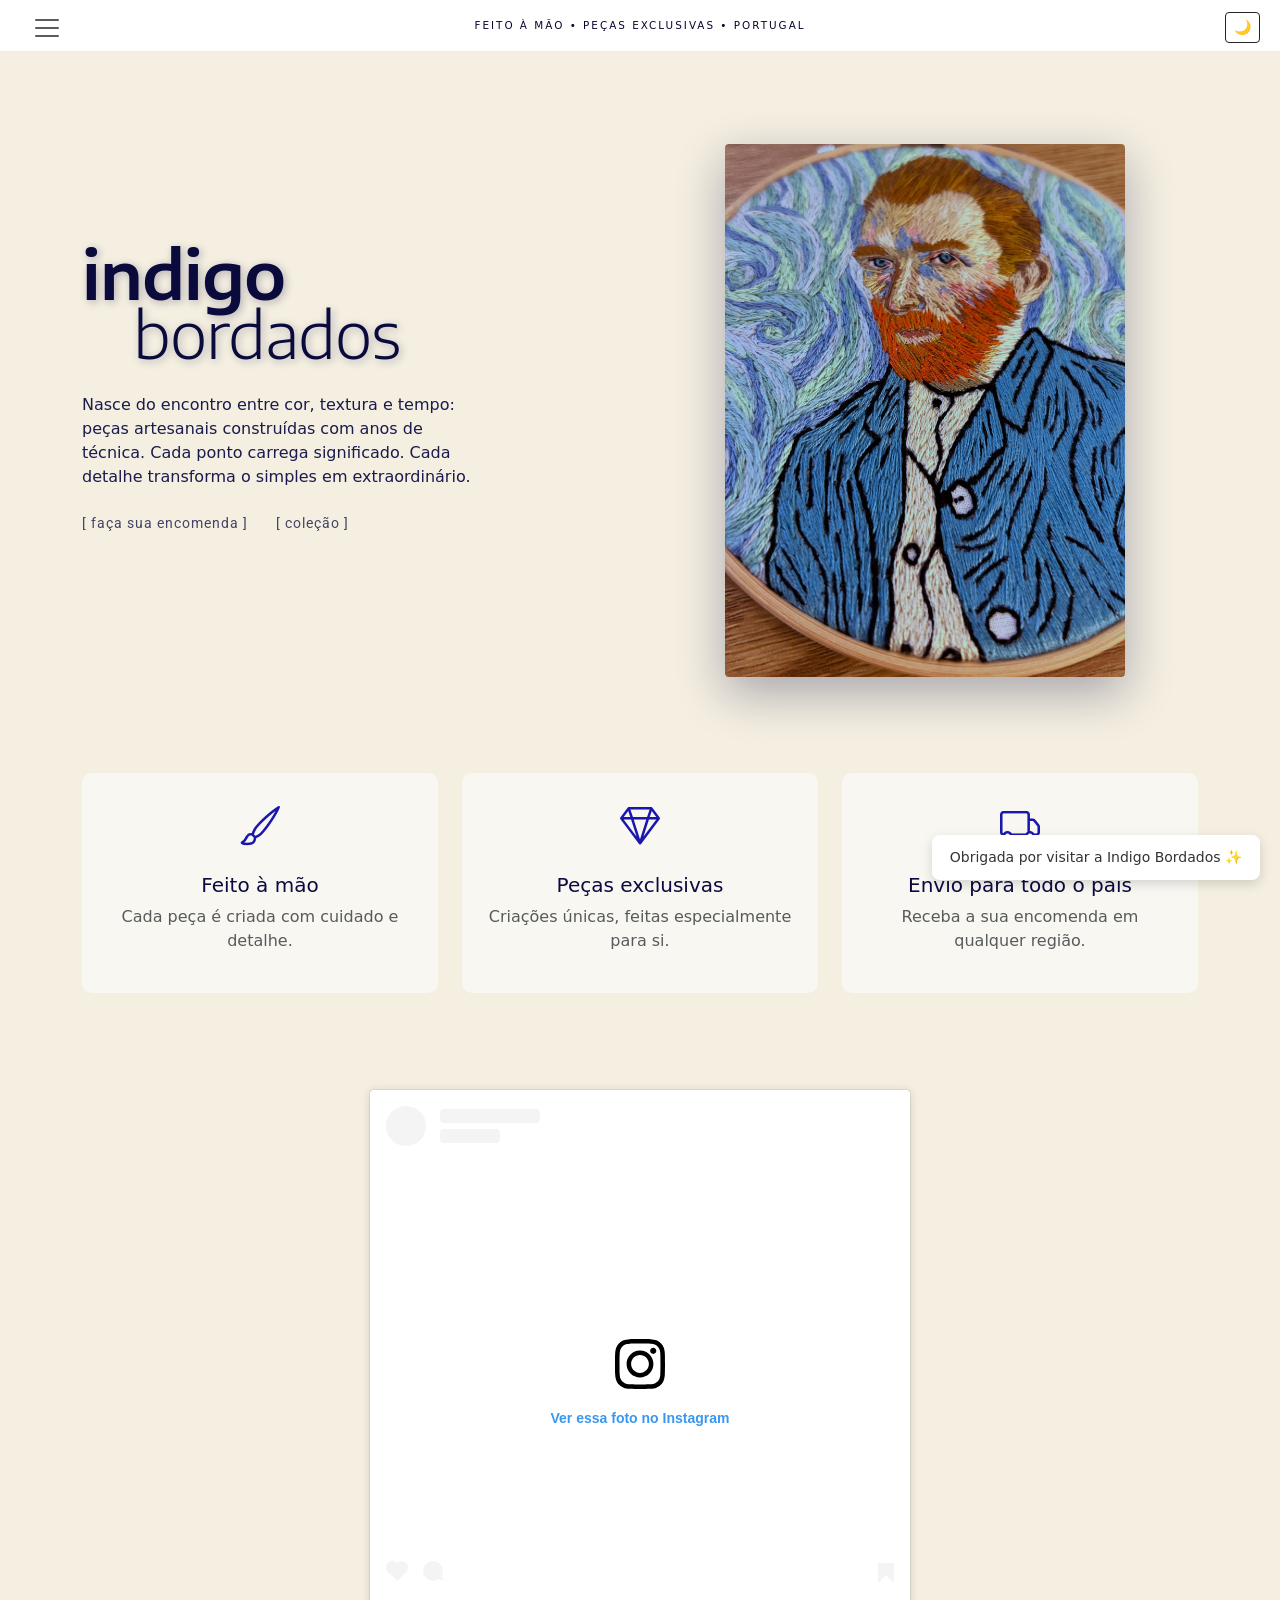
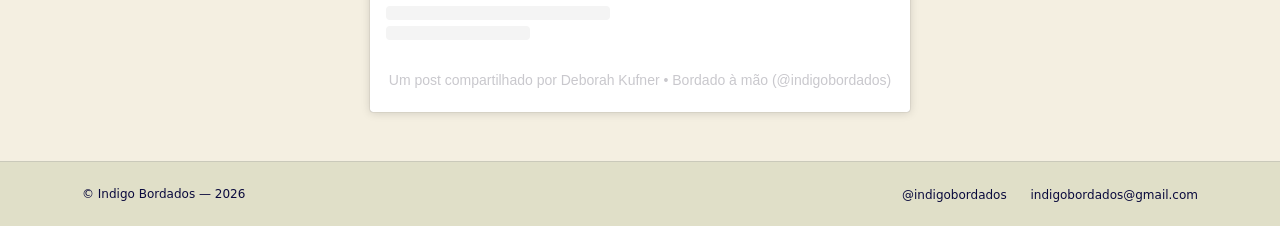
<file: pages/index.html>
<!doctype html>
<html lang="en">

<head>
    <meta charset="UTF-8" />
    <meta name="viewport" content="width=device-width, initial-scale=1.0" />
    <title>Indigo Bordados</title>
    <link rel="icon" type="image/svg+xml" href="https://api.iconify.design/mdi/information.svg">
    <link rel="preconnect" href="https://fonts.googleapis.com" />
    <link rel="preconnect" href="https://fonts.gstatic.com" crossorigin />
    <link href="https://fonts.googleapis.com/css2?family=Cormorant+Garamond:wght@400;600;700&display=swap"
        rel="stylesheet">
    <link
        href="https://fonts.googleapis.com/css2?family=Encode+Sans+Semi+Expanded:wght@100;200;300;400;500;600;700;800;900&family=Encode+Sans:wght@100..900&family=Roboto:ital,wght@0,100..900;1,100..900&display=swap"
        rel="stylesheet">
    <link rel="stylesheet" href="https://cdn.jsdelivr.net/npm/bootstrap-icons@1.11.1/font/bootstrap-icons.css">
        <link rel="stylesheet" href="../assets/bootstrap.min.css" />
    <link rel="stylesheet" href="../assets/style.css" />

</head>

<body>

    <!-- Barra Branca Fixa -->
    <nav class="navbar navbar-custom" >
        <div class="container-fluid d-flex justify-content-between align-items-center"></div> <!-- Equilíbrio visual -->

        <a class="navbar-brand m-0 text-center" href="../pages/colecao.html">
            feito à mão • peças exclusivas • Portugal
        </a>
        
         <!-- Botão Hamburguer -->
        <button class="navbar-toggler" type="button" data-bs-toggle="collapse" data-bs-target="#navbarSupportedContent">
            <span class="navbar-toggler-icon"></span>
        </button>
        </div>
        <button id="toggle-dark" class="btn btn-sm btn-outline-dark ms-2">
    🌙
</button>
    </nav>

    <!-- Conteúdo do Menu -->
    <div class="collapse navbar-collapse" id="navbarSupportedContent">
        <ul class="navbar-nav flex-column p-3">
            <li class="nav-item">
                <a class="nav-link text-dark fw-bold" href="../pages/colecao.html">Coleção</a>
            </li>
            <li class="nav-item">
                <a class="nav-link text-dark fw-bold" href="../pages/vendas.html">Encomendar</a>
            </li>
            <li class="nav-item">
                <a class="nav-link text-dark fw-bold" href="../pages/contacto.html">Contactos</a>
            </li>
            <li class="nav-item">
                <a class="nav-link text-dark fw-bold" href="../pages/sobre-mim.html">Sobre Mim</a>
            </li>
        </ul>
    </div>

    <div class="container py-5 fade">
        <div class="row align-items-center conteudo-principal">
            <div class="col-md-6"> <!-- Coluna esquerda: logo + frase -->
                <div class="marca">
                    <span class="linha1">indigo</span>
                    <span class="linha2">bordados</span>
                </div>

                <p class="frase-inicial fade">
                    Nasce do encontro entre cor, textura e tempo: peças artesanais construídas com anos de técnica. Cada
                    ponto carrega significado. Cada detalhe transforma o simples em extraordinário.
                </p>

                <div class="botoes-container">
                    <a href="../pages/vendas.html" class="btn-link">[ faça sua encomenda ]</a>
                    <a href="../pages/colecao.html" class="btn-link">[ coleção ]</a>
                </div>
            </div>
            <div class="col-md-6 d-flex justify-content-end fade"> <!-- Coluna da direita: imagem -->
                <img src="../assets/van.jpeg" class="primeira-imagem img-fluid">
            </div>
        </div>
    </div>

       <!-- Secção de Destaques------- -->
<div class="container my-5 fade">
    <div class="row text-center g-4">

        <!-- Feito à mão -->
        <div class="col-12 col-md-4">
            <div class="destaque-box p-4">
                <i class="bi bi-brush destaque-icon"></i>
                <h5 class="mt-3">Feito à mão</h5>
                <p class="text-muted">Cada peça é criada com cuidado e detalhe.</p>
            </div>
        </div>

        <!-- Peças exclusivas -->
        <div class="col-12 col-md-4">
            <div class="destaque-box p-4">
                <i class="bi bi-gem destaque-icon"></i>
                <h5 class="mt-3">Peças exclusivas</h5>
                <p class="text-muted">Criações únicas, feitas especialmente para si.</p>
            </div>
        </div>

        <!-- Envio para todo o país -->
        <div class="col-12 col-md-4">
            <div class="destaque-box p-4">
                <i class="bi bi-truck destaque-icon"></i>
                <h5 class="mt-3">Envio para todo o país</h5>
                <p class="text-muted">Receba a sua encomenda em qualquer região.</p>
            </div>
        </div>

    </div>
</div>

<!-- Vídeo do Instagram -->
<div class="container my-5 fade d-flex justify-content-center">
    <blockquote class="instagram-media" data-instgrm-captioned data-instgrm-permalink="https://www.instagram.com/reel/DCE7ZfWtkGZ/?utm_source=ig_embed&amp;utm_campaign=loading" data-instgrm-version="14" style=" background:#FFF; border:0; border-radius:3px; box-shadow:0 0 1px 0 rgba(0,0,0,0.5),0 1px 10px 0 rgba(0,0,0,0.15); margin: 1px; max-width:540px; min-width:326px; padding:0; width:99.375%; width:-webkit-calc(100% - 2px); width:calc(100% - 2px);"><div style="padding:16px;"> <a href="https://www.instagram.com/reel/DCE7ZfWtkGZ/?utm_source=ig_embed&amp;utm_campaign=loading" style=" background:#FFFFFF; line-height:0; padding:0 0; text-align:center; text-decoration:none; width:100%;" target="_blank"> <div style=" display: flex; flex-direction: row; align-items: center;"> <div style="background-color: #F4F4F4; border-radius: 50%; flex-grow: 0; height: 40px; margin-right: 14px; width: 40px;"></div> <div style="display: flex; flex-direction: column; flex-grow: 1; justify-content: center;"> <div style=" background-color: #F4F4F4; border-radius: 4px; flex-grow: 0; height: 14px; margin-bottom: 6px; width: 100px;"></div> <div style=" background-color: #F4F4F4; border-radius: 4px; flex-grow: 0; height: 14px; width: 60px;"></div></div></div><div style="padding: 19% 0;"></div> <div style="display:block; height:50px; margin:0 auto 12px; width:50px;"><svg width="50px" height="50px" viewBox="0 0 60 60" version="1.1" xmlns="https://www.w3.org/2000/svg" xmlns:xlink="https://www.w3.org/1999/xlink"><g stroke="none" stroke-width="1" fill="none" fill-rule="evenodd"><g transform="translate(-511.000000, -20.000000)" fill="#000000"><g><path d="M556.869,30.41 C554.814,30.41 553.148,32.076 553.148,34.131 C553.148,36.186 554.814,37.852 556.869,37.852 C558.924,37.852 560.59,36.186 560.59,34.131 C560.59,32.076 558.924,30.41 556.869,30.41 M541,60.657 C535.114,60.657 530.342,55.887 530.342,50 C530.342,44.114 535.114,39.342 541,39.342 C546.887,39.342 551.658,44.114 551.658,50 C551.658,55.887 546.887,60.657 541,60.657 M541,33.886 C532.1,33.886 524.886,41.1 524.886,50 C524.886,58.899 532.1,66.113 541,66.113 C549.9,66.113 557.115,58.899 557.115,50 C557.115,41.1 549.9,33.886 541,33.886 M565.378,62.101 C565.244,65.022 564.756,66.606 564.346,67.663 C563.803,69.06 563.154,70.057 562.106,71.106 C561.058,72.155 560.06,72.803 558.662,73.347 C557.607,73.757 556.021,74.244 553.102,74.378 C549.944,74.521 548.997,74.552 541,74.552 C533.003,74.552 532.056,74.521 528.898,74.378 C525.979,74.244 524.393,73.757 523.338,73.347 C521.94,72.803 520.942,72.155 519.894,71.106 C518.846,70.057 518.197,69.06 517.654,67.663 C517.244,66.606 516.755,65.022 516.623,62.101 C516.479,58.943 516.448,57.996 516.448,50 C516.448,42.003 516.479,41.056 516.623,37.899 C516.755,34.978 517.244,33.391 517.654,32.338 C518.197,30.938 518.846,29.942 519.894,28.894 C520.942,27.846 521.94,27.196 523.338,26.654 C524.393,26.244 525.979,25.756 528.898,25.623 C532.057,25.479 533.004,25.448 541,25.448 C548.997,25.448 549.943,25.479 553.102,25.623 C556.021,25.756 557.607,26.244 558.662,26.654 C560.06,27.196 561.058,27.846 562.106,28.894 C563.154,29.942 563.803,30.938 564.346,32.338 C564.756,33.391 565.244,34.978 565.378,37.899 C565.522,41.056 565.552,42.003 565.552,50 C565.552,57.996 565.522,58.943 565.378,62.101 M570.82,37.631 C570.674,34.438 570.167,32.258 569.425,30.349 C568.659,28.377 567.633,26.702 565.965,25.035 C564.297,23.368 562.623,22.342 560.652,21.575 C558.743,20.834 556.562,20.326 553.369,20.18 C550.169,20.033 549.148,20 541,20 C532.853,20 531.831,20.033 528.631,20.18 C525.438,20.326 523.257,20.834 521.349,21.575 C519.376,22.342 517.703,23.368 516.035,25.035 C514.368,26.702 513.342,28.377 512.574,30.349 C511.834,32.258 511.326,34.438 511.181,37.631 C511.035,40.831 511,41.851 511,50 C511,58.147 511.035,59.17 511.181,62.369 C511.326,65.562 511.834,67.743 512.574,69.651 C513.342,71.625 514.368,73.296 516.035,74.965 C517.703,76.634 519.376,77.658 521.349,78.425 C523.257,79.167 525.438,79.673 528.631,79.82 C531.831,79.965 532.853,80.001 541,80.001 C549.148,80.001 550.169,79.965 553.369,79.82 C556.562,79.673 558.743,79.167 560.652,78.425 C562.623,77.658 564.297,76.634 565.965,74.965 C567.633,73.296 568.659,71.625 569.425,69.651 C570.167,67.743 570.674,65.562 570.82,62.369 C570.966,59.17 571,58.147 571,50 C571,41.851 570.966,40.831 570.82,37.631"></path></g></g></g></svg></div><div style="padding-top: 8px;"> <div style=" color:#3897f0; font-family:Arial,sans-serif; font-size:14px; font-style:normal; font-weight:550; line-height:18px;">Ver essa foto no Instagram</div></div><div style="padding: 12.5% 0;"></div> <div style="display: flex; flex-direction: row; margin-bottom: 14px; align-items: center;"><div> <div style="background-color: #F4F4F4; border-radius: 50%; height: 12.5px; width: 12.5px; transform: translateX(0px) translateY(7px);"></div> <div style="background-color: #F4F4F4; height: 12.5px; transform: rotate(-45deg) translateX(3px) translateY(1px); width: 12.5px; flex-grow: 0; margin-right: 14px; margin-left: 2px;"></div> <div style="background-color: #F4F4F4; border-radius: 50%; height: 12.5px; width: 12.5px; transform: translateX(9px) translateY(-18px);"></div></div><div style="margin-left: 8px;"> <div style=" background-color: #F4F4F4; border-radius: 50%; flex-grow: 0; height: 20px; width: 20px;"></div> <div style=" width: 0; height: 0; border-top: 2px solid transparent; border-left: 6px solid #f4f4f4; border-bottom: 2px solid transparent; transform: translateX(16px) translateY(-4px) rotate(30deg)"></div></div><div style="margin-left: auto;"> <div style=" width: 0px; border-top: 8px solid #F4F4F4; border-right: 8px solid transparent; transform: translateY(16px);"></div> <div style=" background-color: #F4F4F4; flex-grow: 0; height: 12px; width: 16px; transform: translateY(-4px);"></div> <div style=" width: 0; height: 0; border-top: 8px solid #F4F4F4; border-left: 8px solid transparent; transform: translateY(-4px) translateX(8px);"></div></div></div> <div style="display: flex; flex-direction: column; flex-grow: 1; justify-content: center; margin-bottom: 24px;"> <div style=" background-color: #F4F4F4; border-radius: 4px; flex-grow: 0; height: 14px; margin-bottom: 6px; width: 224px;"></div> <div style=" background-color: #F4F4F4; border-radius: 4px; flex-grow: 0; height: 14px; width: 144px;"></div></div></a><p style=" color:#c9c8cd; font-family:Arial,sans-serif; font-size:14px; line-height:17px; margin-bottom:0; margin-top:8px; overflow:hidden; padding:8px 0 7px; text-align:center; text-overflow:ellipsis; white-space:nowrap;"><a href="https://www.instagram.com/reel/DCE7ZfWtkGZ/?utm_source=ig_embed&amp;utm_campaign=loading" style=" color:#c9c8cd; font-family:Arial,sans-serif; font-size:14px; font-style:normal; font-weight:normal; line-height:17px; text-decoration:none;" target="_blank">Um post compartilhado por Deborah Kufner • Bordado à mão (@indigobordados)</a></p></div></blockquote>

</div>


<footer class="footer">
    <div class="container d-flex justify-content-between align-items-center">
        <span class="footer-copy">© Indigo Bordados — 2026</span>

        <div class="footer-links">
            <a href="https://instagram.com/indigobordados/" 
               target="_blank" 
               rel="noopener noreferrer">
               @indigobordados
            </a>

            <a href="mailto:indigobordados@gmail.com" 
               target="_blank" 
               rel="noopener noreferrer">
               indigobordados@gmail.com
            </a>
        </div>
    </div>

 </footer>

    <!-- Scripts -->
    <script src="../assets/main.js"></script>
    <script src="../assets/bootstrap.bundle.min.js"></script>
    <script async src="//www.instagram.com/embed.js"></script>

    <div id="toast-indigo" class="toast-indigo">
        Obrigada por visitar a Indigo Bordados ✨
    </div>

</body>

</html>
</file>
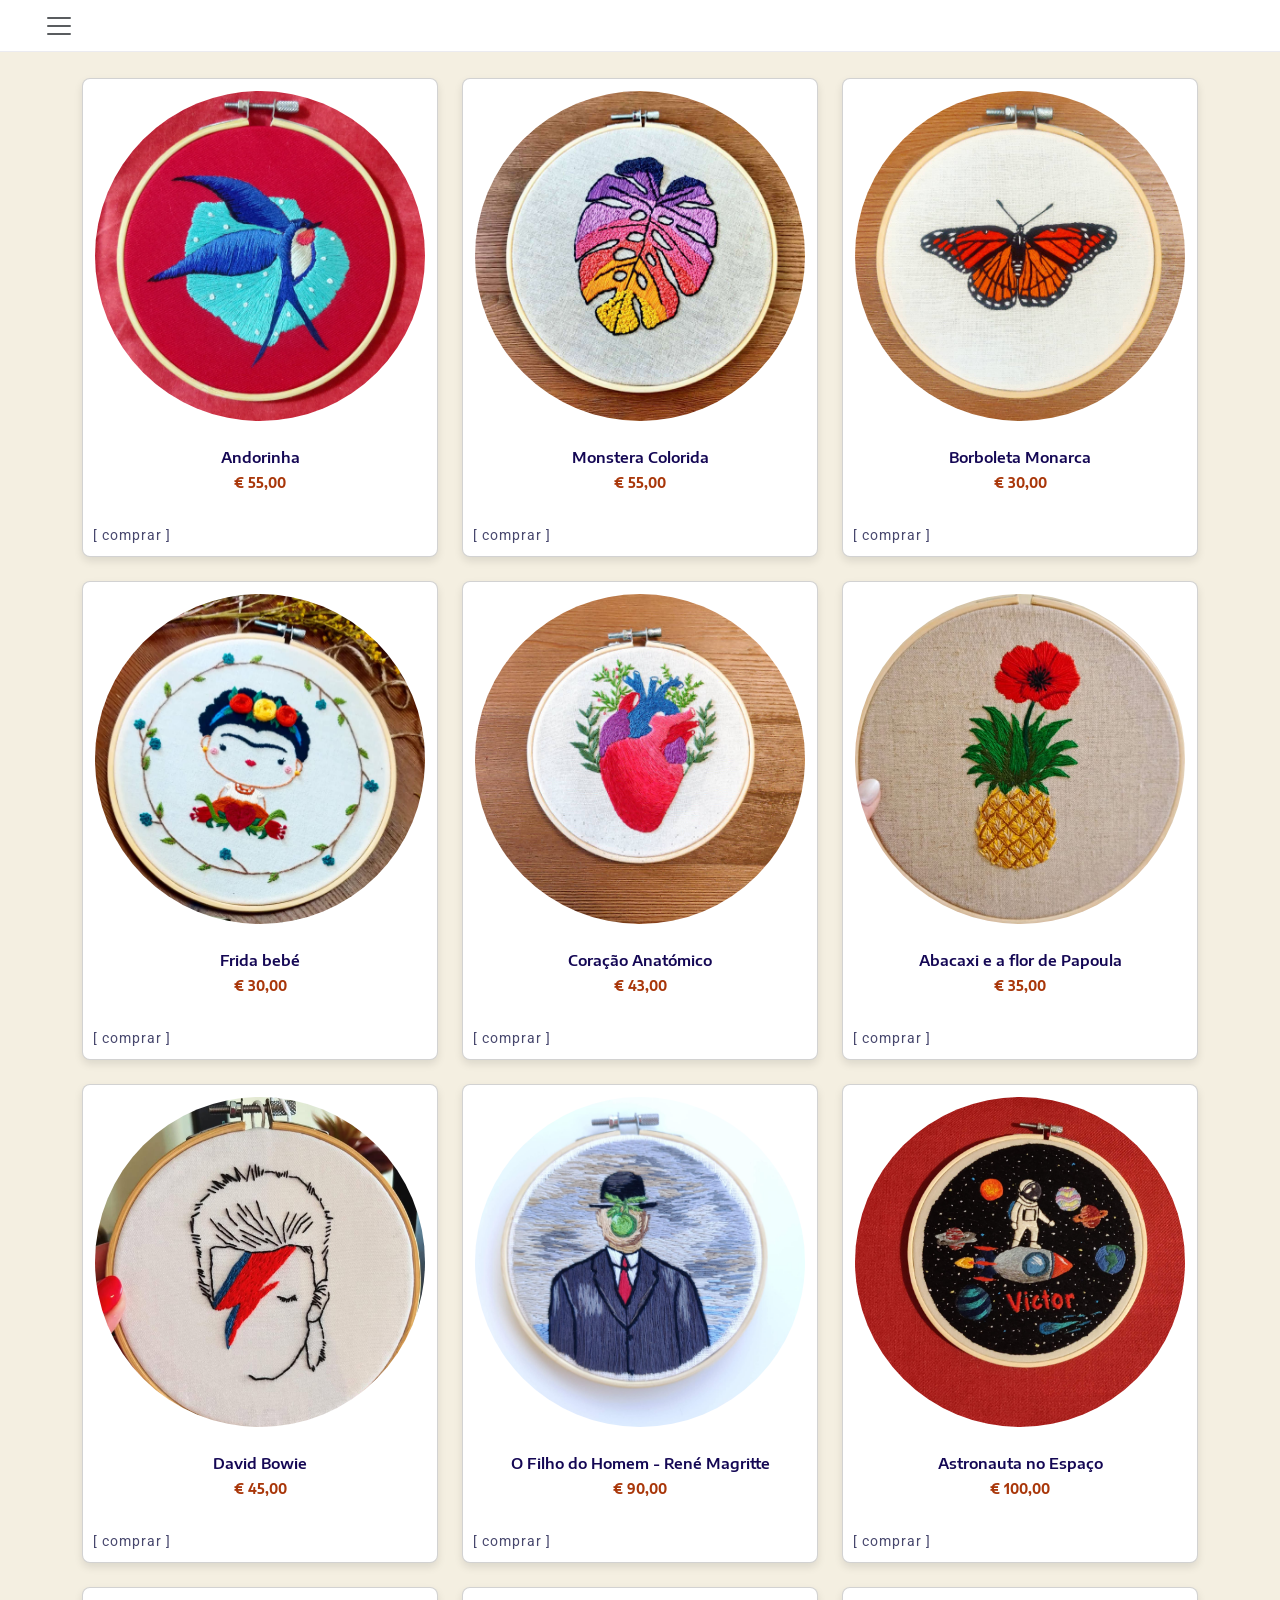
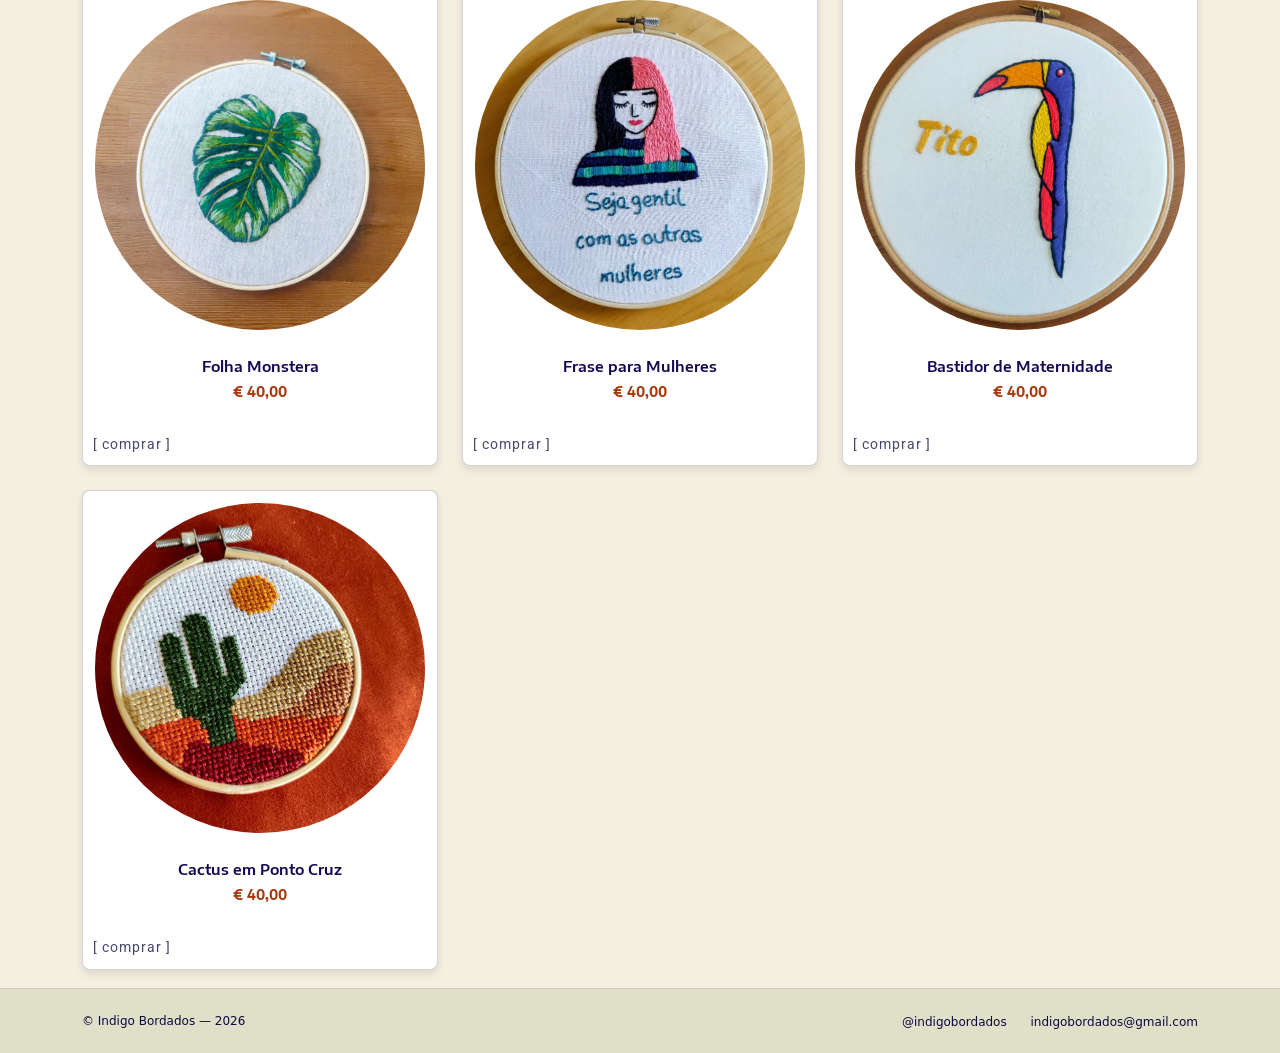
<file: pages/colecao.html>
<!DOCTYPE html>
<html lang="en">
<head>
    <meta charset="UTF-8">
    <meta name="viewport" content="width=device-width, initial-scale=1.0">
    <title>Coleção</title>
    <link rel="icon" type="image/svg+xml" href="https://api.iconify.design/mdi/information.svg">
    <link rel="preconnect" href="https://fonts.googleapis.com" />
    <link rel="preconnect" href="https://fonts.gstatic.com" crossorigin />
    <link href="https://fonts.googleapis.com/css2?family=Cormorant+Garamond:wght@400;600;700&display=swap"
        rel="stylesheet">
    <link
        href="https://fonts.googleapis.com/css2?family=Encode+Sans+Semi+Expanded:wght@100;200;300;400;500;600;700;800;900&family=Encode+Sans:wght@100..900&family=Roboto:ital,wght@0,100..900;1,100..900&display=swap"
        rel="stylesheet">
    <link rel="stylesheet" href="../assets/bootstrap.min.css" />
    <link rel="stylesheet" href="../assets/style.css" />
</head>
<body>
    
<!-- Conteúdo do Menu  NAVBAR sem a frase desconto.-->
       <nav class="navbar navbar-custom">
            <div class="container-fluid d-flex justify-content-between align-items-center">

                <button class="navbar-toggler" type="button" data-bs-toggle="collapse"      data-bs-target="#navbarSupportedContent">
                    <span class="navbar-toggler-icon"></span>
                </button>
            </div>

<div class="collapse navbar-collapse" id="navbarSupportedContent">
    <ul class="navbar-nav flex-column p-3">

        <li class="nav-item">
            <a class="nav-link text-dark fw-bold" href="../pages/index.html" rel="noopener noreferrer">Home</a>
        </li>

        <li class="nav-item">
            <a class="nav-link text-dark fw-bold" href="../pages/colecao.html" rel="noopener noreferrer">Coleção</a>
        </li>

        <li class="nav-item">
            <a class="nav-link text-dark fw-bold" href="../pages/vendas.html" rel="noopener noreferrer">Encomendar</a>
        </li>

        <li class="nav-item">
            <a class="nav-link text-dark fw-bold" href="../pages/contacto.html" rel="noopener noreferrer">Contacto</a>
        </li>

        <li class="nav-item">
            <a class="nav-link text-dark fw-bold" href="../pages/sobre-mim.html" rel="noopener noreferrer">Sobre Mim</a>
        </li>

    </ul>
</div>
</nav>
 <div class="container my-5 fade">
    <div class="row g-4">

        <!-- CARD 1 -->
        <div class="col-12 col-sm-6 col-md-4">
            <div class="card h-100">
                <img src="../assets/andorinha.jpeg" class="card-img-top" alt="Andorinha">
                <div class="card-body text-center">
                    <h5 class="card-title">Andorinha</h5>  <!-- NOME DO BORDADO -->
                    <p class="card-text fw-bold">€ 55,00</p>
                    <div class="botoes-container">
                        <a href="../pages/vendas.html" class="btn-link">[ comprar ]</a>
                    </div>
                </div>
            </div>
        </div>

        <!-- CARD 2 -->
        <div class="col-12 col-sm-6 col-md-4">
            <div class="card h-100">
                <img src="../assets/monsteracolorida.jpeg" class="card-img-top" alt="monstera-colorida">
                <div class="card-body text-center">
                    <h5 class="card-title">Monstera Colorida</h5>  <!-- NOME DO BORDADO -->
                    <p class="card-text fw-bold">€ 55,00</p>
                    <div class="botoes-container">
                        <a href="../pages/vendas.html" class="btn-link">[ comprar ]</a>
                    </div>
                </div>
            </div>
        </div>

        <!-- CARD 3 -->
        <div class="col-12 col-sm-6 col-md-4">
            <div class="card h-100">
                <img src="../assets/monarca.jpeg" class="card-img-top" alt="abelha monarca">
                <div class="card-body text-center">
                    <h5 class="card-title">Borboleta Monarca</h5>  <!-- NOME DO BORDADO -->
                    <p class="card-text fw-bold">€ 30,00</p>
                    <div class="botoes-container">
                        <a href="../pages/vendas.html" class="btn-link">[ comprar ]</a>
                    </div>
                </div>
            </div>
        </div>

        <!-- CARD 4 -->
        <div class="col-12 col-sm-6 col-md-4">
            <div class="card h-100">
                <img src="../assets/fridinha.jpeg" class="card-img-top" alt="Frida bebê">
                <div class="card-body text-center">
                    <h5 class="card-title">Frida bebé</h5>  <!-- NOME DO BORDADO -->
                    <p class="card-text fw-bold">€ 30,00</p>
                    <div class="botoes-container">
                        <a href="../pages/vendas.html" class="btn-link">[ comprar ]</a>
                    </div>
                </div>
            </div>
        </div>

        <!-- CARD 5 -->
        <div class="col-12 col-sm-6 col-md-4">
            <div class="card h-100">
                <img src="../assets/coracao.jpeg" class="card-img-top" alt="Coração anatómico">
                <div class="card-body text-center">
                    <h5 class="card-title">Coração Anatómico</h5>  <!-- NOME DO BORDADO -->
                    <p class="card-text fw-bold">€ 43,00</p>
                    <div class="botoes-container">
                        <a href="../pages/vendas.html" class="btn-link">[ comprar ]</a>
                    </div>
                </div>
            </div>
        </div>

        <!-- CARD 6 -->
        <div class="col-12 col-sm-6 col-md-4">
            <div class="card h-100">
                 <img src="../assets/abacaxi.jpeg" class="card-img-top" alt="Abacaxi">
                <div class="card-body text-center">
                    <h5 class="card-title">Abacaxi e a flor de Papoula</h5>  <!-- NOME DO BORDADO -->
                    <p class="card-text fw-bold">€ 35,00</p>
                    <div class="botoes-container">
                        <a href="../pages/vendas.html" class="btn-link">[ comprar ]</a>
                    </div>
                </div>
            </div>
        </div>

        <!-- CARD 7 -->
        <div class="col-12 col-sm-6 col-md-4">
            <div class="card h-100">
                <img src="../assets/davidb.jpeg" class="card-img-top" alt="David Bowie">
                <div class="card-body text-center">
                    <h5 class="card-title">David Bowie</h5>  <!-- NOME DO BORDADO -->
                    <p class="card-text fw-bold">€ 45,00</p>
                    <div class="botoes-container">
                        <a href="../pages/vendas.html" class="btn-link">[ comprar ]</a>
                    </div>
                </div>
            </div>
        </div>

        <!-- CARD 8 -->
        <div class="col-12 col-sm-6 col-md-4">
            <div class="card h-100">
                <img src="../assets/homem.jpeg" class="card-img-top" alt="Homem">
                <div class="card-body text-center">
                    <h5 class="card-title">O Filho do Homem - René Magritte</h5>  <!-- NOME DO BORDADO -->
                    <p class="card-text fw-bold">€ 90,00</p>
                    <div class="botoes-container">
                        <a href="../pages/vendas.html" class="btn-link">[ comprar ]</a>
                    </div>
                </div>
            </div>
        </div>

         <!-- CARD 9 -->
        <div class="col-12 col-sm-6 col-md-4">
            <div class="card h-100">
                <img src="../assets/victor.jpeg" class="card-img-top" alt="astronauta">
                <div class="card-body text-center">
                    <h5 class="card-title">Astronauta no Espaço</h5>  <!-- NOME DO BORDADO -->
                    <p class="card-text fw-bold">€ 100,00</p>
                    <div class="botoes-container">
                        <a href="../pages/vendas.html" class="btn-link">[ comprar ]</a>
                    </div>
                </div>
            </div>
        </div>

          <!-- CARD 10 -->
        <div class="col-12 col-sm-6 col-md-4">
            <div class="card h-100">
                <img src="../assets/monstera.jpeg" class="card-img-top" alt="monstera">
                <div class="card-body text-center">
                    <h5 class="card-title">Folha Monstera</h5>  <!-- NOME DO BORDADO -->
                    <p class="card-text fw-bold">€ 40,00</p>
                    <div class="botoes-container">
                        <a href="../pages/vendas.html" class="btn-link">[ comprar ]</a>
                    </div>
                </div>
            </div>
        </div>

          <!-- CARD 11 -->
        <div class="col-12 col-sm-6 col-md-4">
            <div class="card h-100">
                <img src="../assets/sejagentil.jpeg" class="card-img-top" alt="mulheres">
                <div class="card-body text-center">
                    <h5 class="card-title">Frase para Mulheres</h5>  <!-- NOME DO BORDADO -->
                    <p class="card-text fw-bold">€ 40,00</p>
                    <div class="botoes-container">
                        <a href="../pages/vendas.html" class="btn-link">[ comprar ]</a>
                    </div>
                </div>
            </div>
        </div>

          <!-- CARD 12 -->
        <div class="col-12 col-sm-6 col-md-4">
            <div class="card h-100">
                <img src="../assets/tito.jpeg" class="card-img-top" alt="nome">
                <div class="card-body text-center">
                    <h5 class="card-title">Bastidor de Maternidade</h5>  <!-- NOME DO BORDADO -->
                    <p class="card-text fw-bold">€ 40,00</p>
                    <div class="botoes-container">
                        <a href="../pages/vendas.html" class="btn-link">[ comprar ]</a>
                    </div>
                </div>
            </div>
        </div>

           <!-- CARD 13 -->
        <div class="col-12 col-sm-6 col-md-4">
            <div class="card h-100">
               <img src="../assets/cactus.jpeg" class="card-img-top" alt="Cacto">
                <div class="card-body text-center">
                    <h5 class="card-title">Cactus em Ponto Cruz</h5>  <!-- NOME DO BORDADO -->
                    <p class="card-text fw-bold">€ 40,00</p>
                    <div class="botoes-container">
                        <a href="../pages/vendas.html" class="btn-link">[ comprar ]</a>
                    </div>
                </div>
            </div>
        </div>

    </div>
</div>



 <footer class="footer">
    <div class="container d-flex justify-content-between align-items-center">
        <span class="footer-copy">© Indigo Bordados — 2026</span>

        <div class="footer-links">
            <a href="https://instagram.com/indigobordados" 
               target="_blank" 
               rel="noopener noreferrer">
               @indigobordados
            </a>

            <a href="mailto:indigobordados@gmail.com" 
               target="_blank" 
               rel="noopener noreferrer">
               indigobordados@gmail.com
            </a>
        </div>
    </div>
</footer>

    <!-- Scripts -->
    <script src="../assets/main.js"></script>
    <script src="../assets/bootstrap.bundle.min.js"></script>

</body>
</html>
</file>
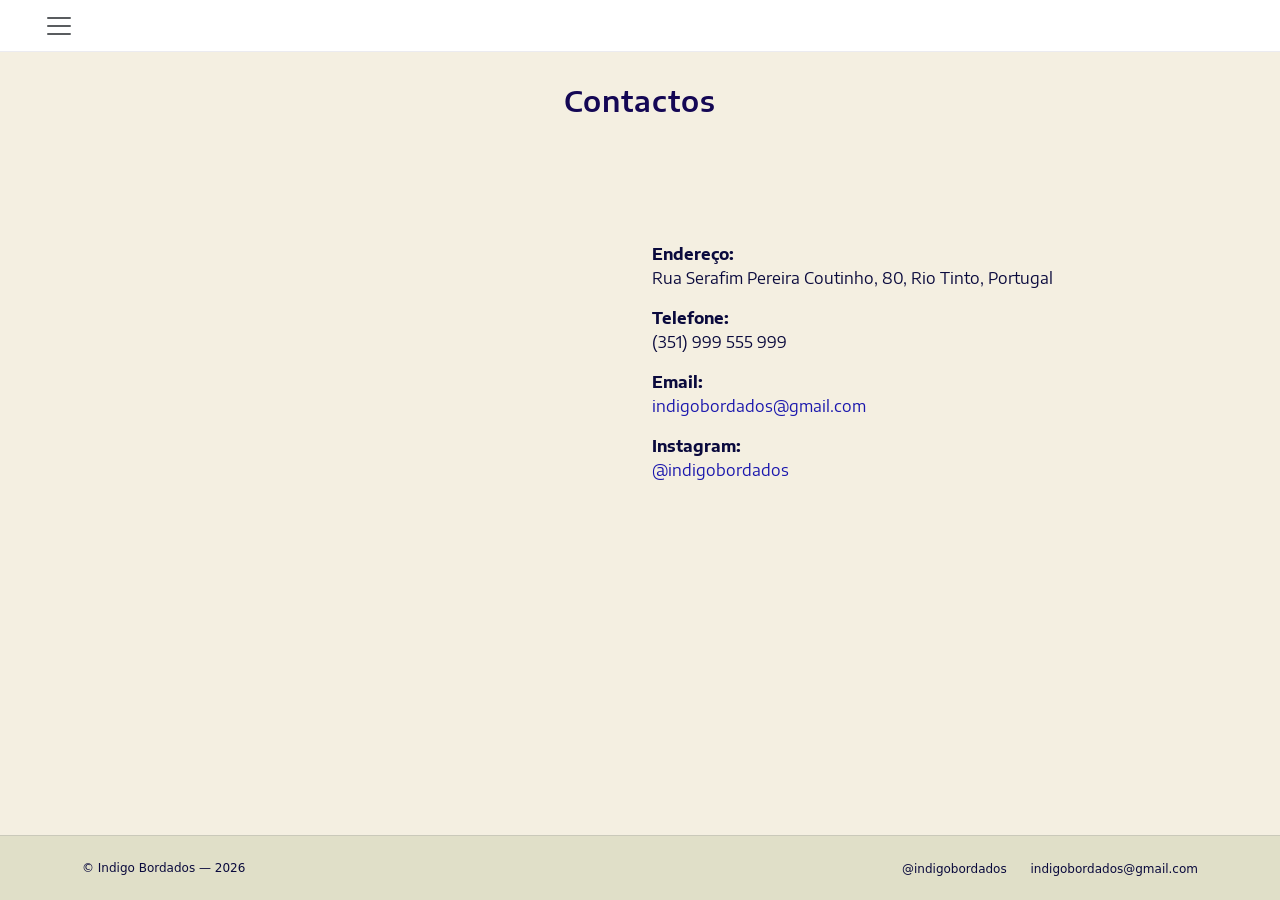
<file: pages/contacto.html>
<!DOCTYPE html>
<html lang="en">
<head>
    <meta charset="UTF-8">
    <meta name="viewport" content="width=device-width, initial-scale=1.0">
    <title>Contactos</title>
    <link rel="icon" type="image/svg+xml" href="https://api.iconify.design/mdi/information.svg">
    <link rel="preconnect" href="https://fonts.googleapis.com" />
    <link rel="preconnect" href="https://fonts.gstatic.com" crossorigin />
    <link href="https://fonts.googleapis.com/css2?family=Cormorant+Garamond:wght@400;600;700&display=swap"
        rel="stylesheet">
    <link
        href="https://fonts.googleapis.com/css2?family=Encode+Sans+Semi+Expanded:wght@100;200;300;400;500;600;700;800;900&family=Encode+Sans:wght@100..900&family=Roboto:ital,wght@0,100..900;1,100..900&display=swap"
        rel="stylesheet">
    <link rel="stylesheet" href="../assets/bootstrap.min.css" />
    <link rel="stylesheet" href="../assets/style.css" />
</head>

<body>

<!-- Conteúdo do Menu  NAVBAR sem a frase desconto.-->
       <nav class="navbar navbar-custom">
            <div class="container-fluid d-flex justify-content-between align-items-center">

                <button class="navbar-toggler" type="button" data-bs-toggle="collapse"      data-bs-target="#navbarSupportedContent">
                    <span class="navbar-toggler-icon"></span>
                </button>
            </div>

<div class="collapse navbar-collapse" id="navbarSupportedContent">
    <ul class="navbar-nav flex-column p-3">

        <li class="nav-item">
            <a class="nav-link text-dark fw-bold" href="../pages/index.html" rel="noopener noreferrer">Home</a>
        </li>

        <li class="nav-item">
            <a class="nav-link text-dark fw-bold" href="../pages/colecao.html" rel="noopener noreferrer">Coleção</a>
        </li>

        <li class="nav-item">
            <a class="nav-link text-dark fw-bold" href="../pages/vendas.html" rel="noopener noreferrer">Encomendar</a>
        </li>

        <li class="nav-item">
            <a class="nav-link text-dark fw-bold" href="../pages/contacto.html" rel="noopener noreferrer">Contactos</a>
        </li>

        <li class="nav-item">
            <a class="nav-link text-dark fw-bold" href="../pages/sobre-mim.html" rel="noopener noreferrer">Sobre Mim</a>
        </li>

    </ul>
</div>
</nav>
    <main>
        <div class="container my-5 fade">

            <h2 class="titulo-contacto text-center mb-4">Contactos</h2>

            <div class="row g-4">

                <!-- MAPA -->
                <div class="col-12 col-lg-6">
                    <div class="map-container">
                        <iframe 
                            src="https://www.google.com/maps/embed?pb=!1m18!1m12!1m3!1d3003.09850700834!2d-8.54595098799773!3d41.17601860895913!2m3!1f0!2f0!3f0!3m2!1i1024!2i768!4f13.1!3m3!1m2!1s0xd2463bb726bece5%3A0x8ee280b7258e422a!2sR.%20Serafim%20Pereira%20Coutinho%2080%2C%204435-350%20Rio%20Tinto!5e0!3m2!1sen!2spt!4v1777891483924!5m2!1sen!2spt" width="600" height="450" style="border:0;" allowfullscreen="" loading="lazy" referrerpolicy="no-referrer-when-downgrade"
                            width="100%" height="350" style="border:0;" allowfullscreen="" loading="lazy">
                        </iframe>
                    </div>
                </div>

                <!-- INFO DE CONTACTO -->
                <div class="col-12 col-lg-6 d-flex flex-column justify-content-center">

                    <div class="contact-info">

                        <p class="mb-3">
                            <strong>Endereço:</strong><br>
                            Rua Serafim Pereira Coutinho, 80, Rio Tinto, Portugal
                        </p>

                        <p class="mb-3">
                            <strong>Telefone:</strong><br>
                            (351) 999 555 999
                        </p>

                        <p class="mb-3">
                            <strong>Email:</strong><br>
                            <a href="mailto:exemplo@dominio.com" class="contact-link">
                                indigobordados@gmail.com
                            </a>
                        </p>

                        <p class="mb-3">
                            <strong>Instagram:</strong><br>
                            <a href="https://instagram.com/seu_perfil" target="_blank" class="contact-link">
                                @indigobordados
                            </a>
                        </p>
                    </div>
                </div>
            </div>
        </div>
    </main>


<footer class="footer">
    <div class="container d-flex justify-content-between align-items-center">
        <span class="footer-copy">© Indigo Bordados — 2026</span>

        <div class="footer-links">
            <a href="https://instagram.com/indigobordados" 
               target="_blank" 
               rel="noopener noreferrer">
               @indigobordados
            </a>

            <a href="mailto:indigobordados@gmail.com" 
               target="_blank" 
               rel="noopener noreferrer">
               indigobordados@gmail.com
            </a>
        </div>
    </div>
</footer>

    <!-- Scripts -->
    <script src="../assets/main.js"></script>
    <script src="../assets/bootstrap.bundle.min.js"></script>

    </body>
</html>
</file>
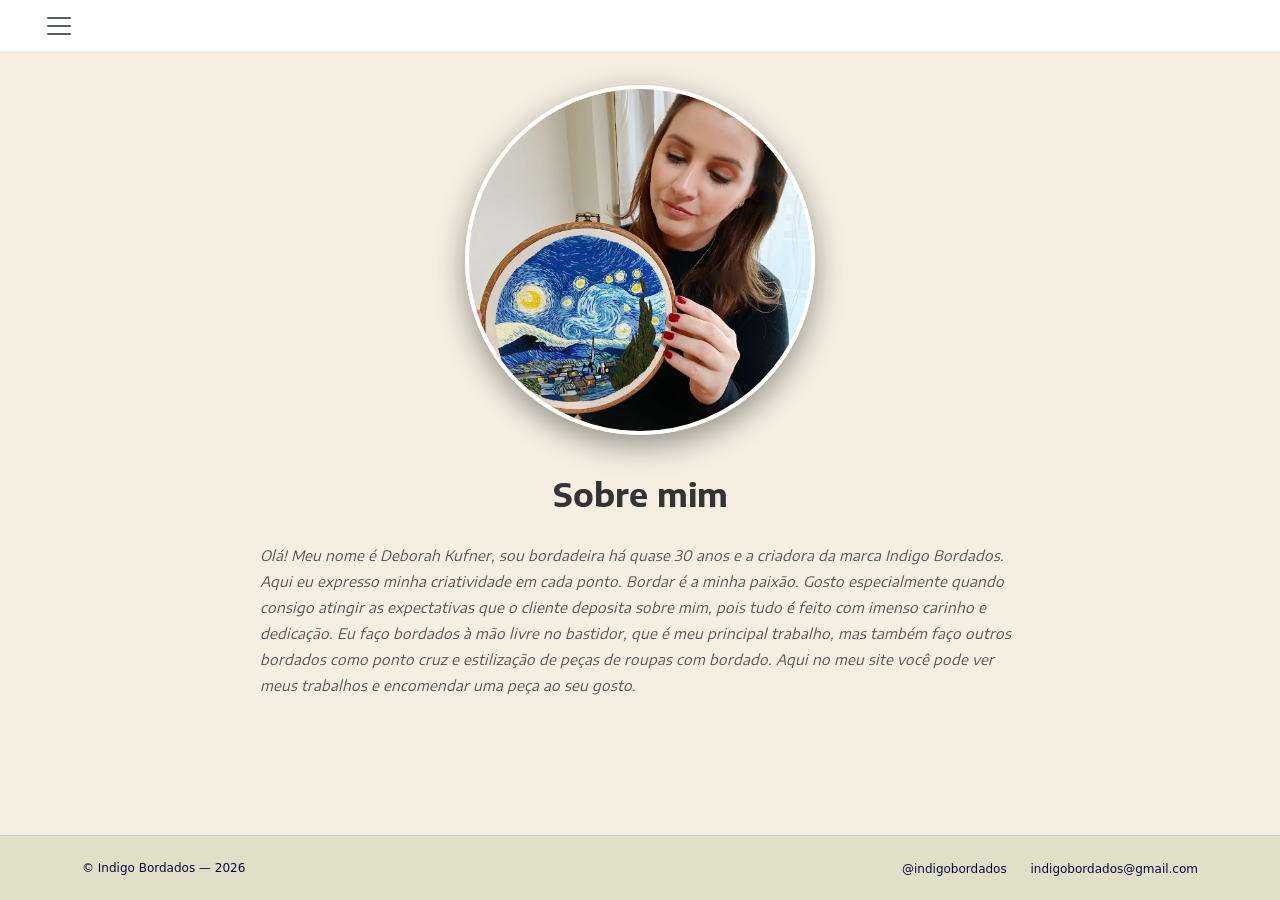
<file: pages/sobre-mim.html>
<!DOCTYPE html>
<html lang="en">
<head>
    <meta charset="UTF-8">
    <meta name="viewport" content="width=device-width, initial-scale=1.0">
    <title>Sobre Mim</title>
    <link rel="icon" type="image/svg+xml" href="https://api.iconify.design/mdi/information.svg">
    <link rel="preconnect" href="https://fonts.googleapis.com" />
    <link rel="preconnect" href="https://fonts.gstatic.com" crossorigin />
    <link href="https://fonts.googleapis.com/css2?family=Cormorant+Garamond:wght@400;600;700&display=swap"
        rel="stylesheet">
    <link
        href="https://fonts.googleapis.com/css2?family=Encode+Sans+Semi+Expanded:wght@100;200;300;400;500;600;700;800;900&family=Encode+Sans:wght@100..900&family=Roboto:ital,wght@0,100..900;1,100..900&display=swap"
        rel="stylesheet">
    <link rel="stylesheet" href="../assets/bootstrap.min.css" />
    <link rel="stylesheet" href="../assets/style.css" />
</head>

<body>
<!-- Conteúdo do Menu  NAVBAR sem a frase desconto.-->
       <nav class="navbar navbar-custom">
            <div class="container-fluid d-flex justify-content-between align-items-center">

                <button class="navbar-toggler" type="button" data-bs-toggle="collapse"      data-bs-target="#navbarSupportedContent">
                    <span class="navbar-toggler-icon"></span>
                </button>
            </div>

<div class="collapse navbar-collapse" id="navbarSupportedContent">
    <ul class="navbar-nav flex-column p-3">

        <li class="nav-item">
            <a class="nav-link text-dark fw-bold" href="../pages/index.html" rel="noopener noreferrer">Home</a>
        </li>

        <li class="nav-item">
            <a class="nav-link text-dark fw-bold" href="../pages/colecao.html" rel="noopener noreferrer">Coleção</a>
        </li>

        <li class="nav-item">
            <a class="nav-link text-dark fw-bold" href="../pages/vendas.html" rel="noopener noreferrer">Encomendar</a>
        </li>

        <li class="nav-item">
            <a class="nav-link text-dark fw-bold" href="../pages/contacto.html" rel="noopener noreferrer">Contactos</a>
        </li>

        <li class="nav-item">
            <a class="nav-link text-dark fw-bold" href="../pages/sobre-mim.html" rel="noopener noreferrer">Sobre Mim</a>
        </li>
    </ul>
</div>
        </nav>

     <main class="sobre-mim-container">
        <!-- Foto centralizada -->
        <div class="minha-photo">
            <!-- ALTERE 'minha-foto.jpg' para o nome da sua imagem -->
            <img src="../assets/eu_segurando.jpeg" alt="Minha foto">
        </div>

        <!-- Título -->
        <h1 class="nome-titulo">Sobre mim</h1>

        <!-- Texto único -->
        <div class="about-texto">
            <p>
                Olá! Meu nome é Deborah Kufner, sou bordadeira há quase 30 anos e a criadora da marca Indigo Bordados. Aqui eu expresso minha criatividade em cada ponto. Bordar é a minha paixão. Gosto especialmente quando consigo atingir as expectativas que o cliente deposita sobre mim, pois tudo é feito com imenso carinho e dedicação. 
                Eu faço bordados à mão livre no bastidor, que é meu principal trabalho, mas também faço outros bordados como ponto cruz e estilização de peças de roupas com bordado. Aqui no meu site você pode ver meus trabalhos e encomendar uma peça ao seu gosto.
            </p>
        </div>
    </main>


<footer class="footer">
    <div class="container d-flex justify-content-between align-items-center">
        <span class="footer-copy">© Indigo Bordados — 2026</span>

        <div class="footer-links">
            <a href="https://instagram.com/indigobordados" 
               target="_blank" 
               rel="noopener noreferrer">
               @indigobordados
            </a>

            <a href="mailto:indigobordados@gmail.com" 
               target="_blank" 
               rel="noopener noreferrer">
               indigobordados@gmail.com
            </a>
        </div>
    </div>
</footer>

    <!-- Scripts -->
    <script src="../assets/main.js"></script>
    <script src="../assets/bootstrap.bundle.min.js"></script>
    
</body>
</html>
</file>
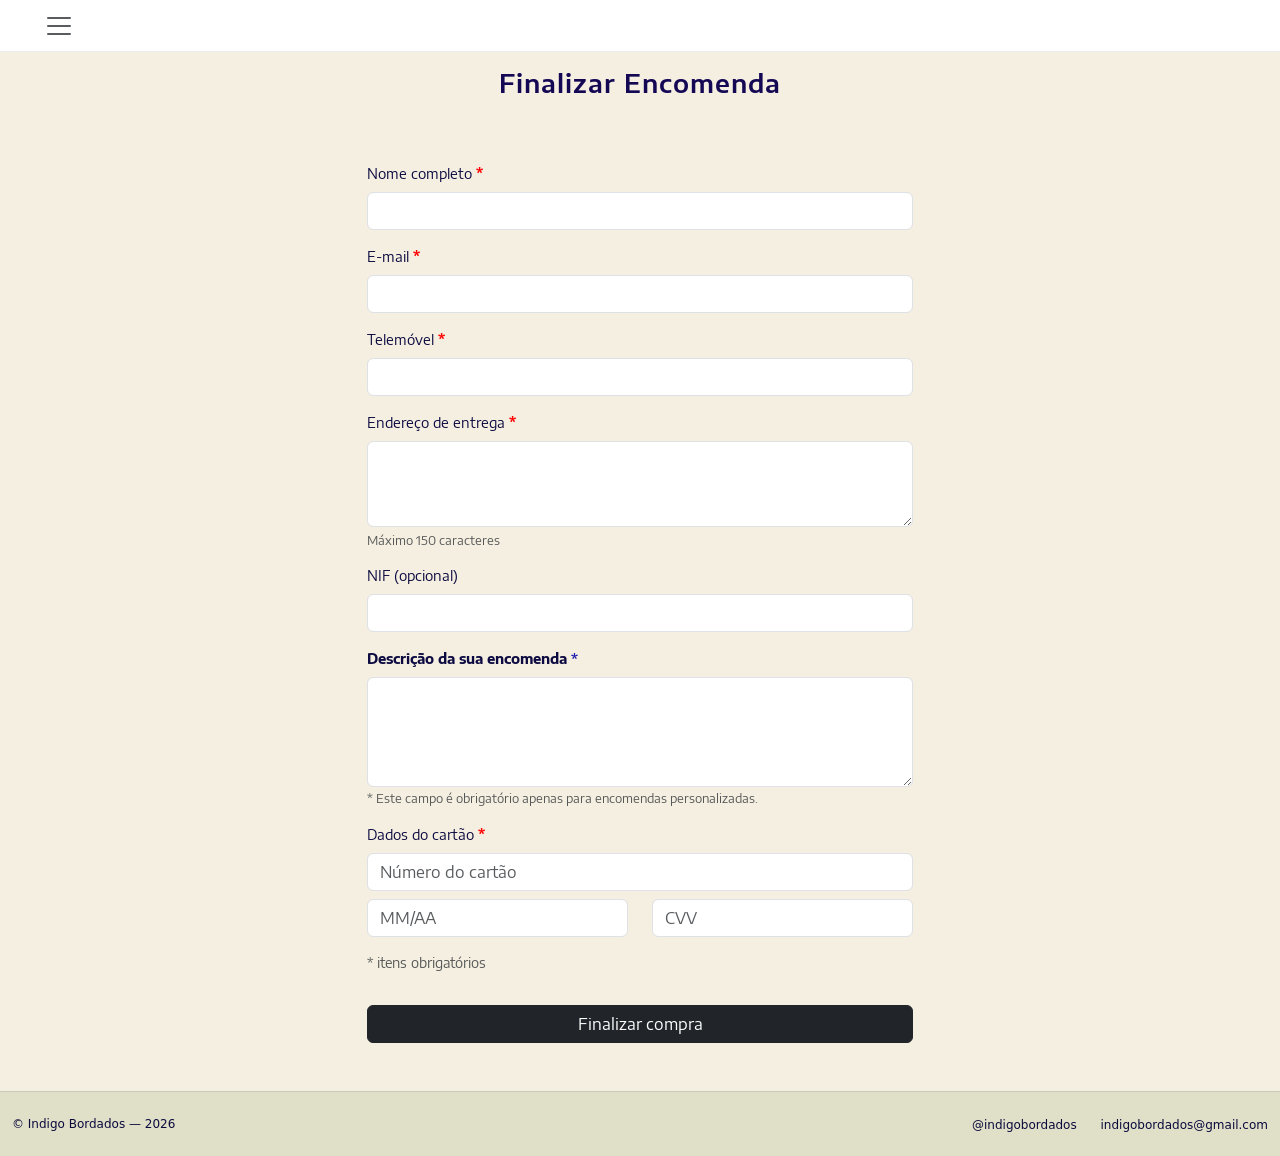
<file: pages/vendas.html>
<!DOCTYPE html>
<html lang="en">
<head>
    <meta charset="UTF-8">
    <meta name="viewport" content="width=device-width, initial-scale=1.0">
    <title>Encomende</title>
    <link rel="icon" type="image/svg+xml" href="https://api.iconify.design/mdi/information.svg">
    <link rel="preconnect" href="https://fonts.googleapis.com" />
    <link rel="preconnect" href="https://fonts.gstatic.com" crossorigin />
    <link href="https://fonts.googleapis.com/css2?family=Cormorant+Garamond:wght@400;600;700&display=swap"
        rel="stylesheet">
    <link
        href="https://fonts.googleapis.com/css2?family=Encode+Sans+Semi+Expanded:wght@100;200;300;400;500;600;700;800;900&family=Encode+Sans:wght@100..900&family=Roboto:ital,wght@0,100..900;1,100..900&display=swap"
        rel="stylesheet">
    <link rel="stylesheet" href="../assets/bootstrap.min.css" />
    <link rel="stylesheet" href="../assets/style.css" />
</head>

<body>
    
<!-- NAVBAR -->
<nav class="navbar navbar-custom">
    <div class="container-fluid d-flex justify-content-between align-items-center">
        <button class="navbar-toggler" type="button" data-bs-toggle="collapse" data-bs-target="#navbarSupportedContent">
            <span class="navbar-toggler-icon"></span>
        </button>
    </div>

    <div class="collapse navbar-collapse" id="navbarSupportedContent">
        <ul class="navbar-nav flex-column p-3">

            <li class="nav-item">
                <a class="nav-link text-dark fw-bold" href="../pages/index.html">Home</a>
            </li>

            <li class="nav-item">
                <a class="nav-link text-dark fw-bold" href="../pages/colecao.html">Coleção</a>
            </li>

            <li class="nav-item">
                <a class="nav-link text-dark fw-bold" href="../pages/vendas.html">Encomendar</a>
            </li>

            <li class="nav-item">
                <a class="nav-link text-dark fw-bold" href="../pages/contacto.html">Contactos</a>
            </li>

            <li class="nav-item">
                <a class="nav-link text-dark fw-bold" href="../pages/sobre-mim.html">Sobre Mim</a>
            </li>

        </ul>
    </div>
</nav>

<!-- FORMULÁRIO -->
<div class="container my-5">
    <div class="row justify-content-center">
        <div class="col-12 col-md-8 col-lg-6">

            <h2 class="titulo-checkout text-center mb-4">Finalizar Encomenda</h2>

            <form>

                <!-- Nome completo -->
                <div class="mb-3">
                    <label for="nome" class="form-label required">Nome completo</label>
                    <input type="text" class="form-control" id="nome" required>
                </div>

                <!-- Email -->
                <div class="mb-3">
                    <label for="email" class="form-label required">E-mail</label>
                    <input type="email" class="form-control" id="email" required>
                </div>
                
                <!-- Telemóvel -->
                <div class="mb-3">
                    <label for="telefone" class="form-label required">Telemóvel</label>
                    <input type="text" class="form-control" id="telefone" required>
                </div>

                <!-- Morada -->
                <div class="mb-3">
                    <label for="morada" class="form-label required">Endereço de entrega</label>
                    <textarea class="form-control" id="morada" rows="3" maxlength="150" required></textarea>
                    <div class="form-text">Máximo 150 caracteres</div>
                </div>

                <!-- NIF (opcional) -->
                <div class="mb-3">
                    <label for="nif" class="form-label">NIF (opcional)</label>
                    <input type="text" class="form-control" id="nif" maxlength="9">
                </div>

                <!-- Descrição da Encomenda -->
                <div class="mb-3">
                    <label for="descricao" class="form-label fw-bold">
                        Descrição da sua encomenda <span class="campo-encomenda">*</span>
                    </label>

                    <textarea 
                        class="form-control" 
                        id="descricao" 
                        rows="4" 
                        placeholder="Descreva aqui os detalhes da sua encomenda (cores, tamanho, estilo, referências...)"
                        required>
                    </textarea>

                    <small class="text-muted">
                        * Este campo é obrigatório apenas para encomendas personalizadas.
                    </small>
                </div>

                <!-- Dados do cartão -->
                <div class="mb-3">
                    <label class="form-label required">Dados do cartão</label>

                    <input type="text" class="form-control mb-2" placeholder="Número do cartão" required>

                    <div class="row">
                        <div class="col">
                            <input type="text" class="form-control" placeholder="MM/AA" required>
                        </div>
                        <div class="col">
                            <input type="text" class="form-control" placeholder="CVV" required>
                        </div>
                    </div>
                </div>

                <p class="form-text text-muted mt-2" style="font-size: 0.85rem;">
                    * itens obrigatórios
                </p>

                <!-- Botão -->
                <button type="submit" class="btn btn-dark w-100 mt-3">
                    Finalizar compra
                </button>

            </form>

        </div>
    </div>
</div>

<!-- FOOTER CORRIGIDO -->
<footer class="footer w-100">
    <div class="container-fluid d-flex justify-content-between align-items-center">
        <span class="footer-copy">© Indigo Bordados — 2026</span>

        <div class="footer-links">
            <a href="https://instagram.com/indigobordados" target="_blank" rel="noopener noreferrer">
                @indigobordados
            </a>

            <a href="mailto:indigobordados@gmail.com" target="_blank" rel="noopener noreferrer">
                indigobordados@gmail.com
            </a>
        </div>
    </div>
</footer>

<!-- Scripts -->
<script src="../assets/main.js"></script>
<script src="../assets/bootstrap.bundle.min.js"></script>

</body>
</html>
</file>
<file: assets/style.css>
/* Resetar margens e paddings padrão do navegador */
* {
    margin: 0;
    padding: 0;
    box-sizing: border-box;
}

/* ----NAVBAR ------------------------------------------------------------- */

.navbar {
    position: fixed;
    top: 0;
    width: 100%;
    z-index: 9999;
}


.navbar-custom {
    background-color: #ffffff !important;
    min-height: 52px !important;
    padding: 0 20px !important;
    padding-top: 2px !important;
    padding-bottom: 2px !important;
    position: fixed;
    top: 0;
    left: 0;
    right: 0;
    border-bottom: 1px solid rgba(10, 10, 61, 0.08);
    /* linha sutil */
    z-index: 1050;
    display: flex;
    align-items: center;
}

/* ----sem contorno da NAVBAR  */
.navbar-toggler,
.navbar-toggler:focus,
.navbar-toggler:active,
.navbar-toggler-icon:focus {
    outline: none !important;
    box-shadow: none !important;
    border: none !important;
}

#navbarSupportedContent .nav-link {
    font-family: "Encode Sans Semi Expanded", sans-serif;
    font-size: 0.7rem;
    font-weight: 500;
    letter-spacing: 2px;
    text-transform: uppercase;
    color: #0c0a40 !important;
    padding: 14px 24px;
    border-bottom: 1px solid rgba(10, 10, 61, 0.05);
    transition: background 0.2s, padding-left 0.2s;
    /*ver com o professor */
}

#navbarSupportedContent .nav-link:hover {
    background: #f5f4f0;
    padding-left: 32px;
}

/* 2. Faz o menu "brotar" sobre a area bege */
#navbarSupportedContent {
    position: fixed;
    top: 52px; /* altura da navbar */
    left: 0;
    width: 100%;
    background: #ffffff;
    border-bottom: 1px solid rgba(10, 10, 61, 0.08);
    box-shadow: 0 8px 24px rgba(10, 10, 61, 0.07);
    z-index: 2000;
}

.navbar-nav {
    padding-top: 0 !important;
    padding-bottom: 0 !important;
}

.navbar-brand {
    font-size: 0.65rem !important;
    font-weight: 500;
    letter-spacing: 2px;
    text-transform: uppercase;
    color: #080631 !important;
    position: absolute;
    left: 50%;
    top: 50%;
    transform: translate(-50%, -50%);
    white-space: nowrap;
    text-decoration: none;
}

.nav-small {
  padding-top: 0 !important;
  padding-bottom: 0 !important;
  min-height: 30px !important;
}

/* ALERTA DO FORM ------------------------------------------------------------*/
.alerta-auto {
    position: fixed;
    top: 60px; /* altura da navbar */
    right: 20px;
    background: #ffe8a3;
    padding: 12px 18px;
    border-radius: 6px;
    box-shadow: 0 4px 12px rgba(0,0,0,0.1);
    opacity: 0;
    transition: opacity .4s ease;
    z-index: 99999;
}
.alerta-auto.show {
    opacity: 1;
}

/* minha marca ------------------------------------------------------------*/
.marca {
    font-family: "Encode Sans Semi Expanded", sans-serif;
    display: flex !important;
    flex-direction: column !important;
    align-items: flex-start !important;
    color: #0a0a3d;
    margin-bottom: 12px;
    text-shadow: 2px 2px 8px rgba(10, 10, 61, 0.28);
    /* ← sombra sutil */
}

.marca .linha1 {
    display: block;
    font-size: clamp(2.8rem, 6vw, 4.2rem);
    font-weight: 510;
    line-height: 0.85;
    letter-spacing: -1px;
}

.marca .linha2 {
    display: block;
    font-size: clamp(2.6rem, 5.5vw, 4rem);
    font-weight: 300;
    line-height: 0.85;
    margin-top: 4px;
    margin-left: clamp(10px, 4vw, 88px);
    letter-spacing: -1px;
}

.frase-inicial {
    margin-top: 20px;
    padding-top: 12px;
    padding-bottom: 8px;
    text-align: left;
    padding-right: 12px;
    max-width: 420px;
    line-height: 1.5;
    font-size: 1rem;
    color: #1a1a4e;
}

.botoes-container {
    margin-top: 32px;
    display: flex;
    gap: 28px;
    flex-wrap: wrap;
}

.btn-link {
    font-family: "Roboto", sans-serif;
    /* mesma fonte da frase */
    font-size: 0.9rem;
    /* aumentado */
    font-weight: 400;
    letter-spacing: 1px;
    color: #0a0a3d;
    display: inline-block;
    opacity: 0.75;
    transition: all 0.25s ease;
    white-space: nowrap;
    background: none;
    border: none;
    outline: none;
    padding: 0;
    margin: 0;
    text-decoration: none;
    cursor: pointer;
}

.btn-link:focus {
    outline: none;
    box-shadow: none;
}

.btn-link:hover {
    opacity: 1;
    letter-spacing: 2px;
    color: #4318c3;
}

.primeira-imagem {
    max-width: 400px;
    width: 100%;
    display: block;
    margin-left: auto;
    opacity: 0;
    margin: 0 auto;
    transform: translateY(12px) scale(0.97);
    animation: surgirImagem 1.4s cubic-bezier(0.22, 1, 0.36, 3) forwards;
    animation-delay: 0.4s;
    box-shadow: 0 16px 48px rgba(10, 10, 61, 0.32);
    border-radius: 4px;
}

/* FADE ---------------------------------------------------------------------- */

.fade {
  opacity: 0;
  transform: translateY(20px);
  transition: 0.8s ease;
}

.fade.show {
  opacity: 1;
  transform: translateY(0);
}
/* mobile first ------------------------------------------------------------- */

@media (max-width: 480px) {
    .botoes-container {
        gap: 20px;
    }

    .btn-link {
        font-size: 0.8rem;
        white-space: normal;
        display: inline-block;
        cursor: default;
    }
}

/* Ajuste específico para mobile ------------------------------------------- */
@media (max-width: 768px) {
    .container.py-5 {
        padding-top: 72px !important;
        /* empurra o conteúdo para baixo */
    }

    .conteudo-principal {
        padding-top: 0 !important;
        /* remove padding extra que possa existir */
    }
}

@keyframes surgirImagem {
    to {
        opacity: 1;
        transform: translateY(0) scale(1);
    }
}

/* ── LAYOUT ──----------------------------------------------------------------- */
.conteudo-principal {
    align-items: center;
    padding-top: 40px;
    cursor: default !important;
}

.conteudo-principal a.btn-link {
    cursor: pointer !important;
}

.conteudo-principal .col-md-6:last-child {
    justify-content: center;
    padding-top: 32px;
}

.container.py-5 {
    flex: 1; /* Isso faz o conteúdo crescer e empurrar o footer */
    padding-top: 72px !important;
}

body,
header {
    background-color: #f4efe1 !important;
    color: #0c0a40;
    display: block;
}

html, body {
  height: 100%;
  margin: 0;
  padding: 0;
}

/*  Remover bordas ou sombras automáticas do header */
header {
    border: none;
    outline: none;
}

body {
  display: flex;
  flex-direction: column;
  min-height: 100vh; /* 100% da altura da viewport */
}

main {
  flex: 1;
}

/* ---DESTAQUES -------------------------------------------------------------------- */

.destaque-box {
    background: #f8f7f2;
    border-radius: 10px;
    transition: 0.3s ease;
}

.destaque-box:hover {
    transform: translateY(-6px);
    box-shadow: 0 10px 25px rgba(0,0,0,0.12);
}

.destaque-icon {
    font-size: 2.5rem;
    color: #1a17ad;
}


.footer {
    background: #e0dfc8;
    padding: 20px 0;
    margin-top: 0px; 
    border-top: 1px solid rgba(10, 10, 61, 0.1);
    width: 100%;
}

.footer-copy {
    font-size: 0.75rem;
    color: #0a0a3d;
}

.footer-links a {
    margin-left: 20px;
    font-size: 0.75rem;
    color: #0a0a3d;
    text-decoration: none;
}

.footer-links a:hover {
    text-decoration: underline;
}

/*  sobre mim ------------------------------------------------------------------- */
.sobre-mim-container {
    max-width: 800px;
    margin: 0 auto;
    padding: 50px 20px;
    text-align: center;
}

.minha-photo {
    margin-top: 35px;
    margin-bottom: 40px;
}

.minha-photo img {
    width: 350px;
    height: 350px;
    object-fit: cover;
    border-radius: 50%;
    box-shadow: 0 10px 30px rgba(0, 0, 0, 0.4);
    border: 4px solid rgb(255, 255, 254);
}

.nome-titulo {
    font-family: "Encode Sans Semi Expanded", sans-serif;
    font-size: 2rem;
    font-weight: 700;
    color: #333;
    margin-bottom: 30px;
}

.about-texto {
    text-align: left;
    font-family: "Encode Sans Semi Expanded", sans-serif;
    font-style: italic;
    font-size: 0.9rem;
    line-height: 1.8;

    color: #555;
}

.about-texto p {
    margin-bottom: 20px;
}

/* Responsivo */
@media (max-width: 768px) {
    .about-title {
        font-size: 2rem;
    }

    .about-photo img {
        width: 200px;
        height: 200px;
    }

    .about-text {
        font-size: 1rem;
    }
}


/* ----CARDS --------------------------------------------------------------------------- */

.card-img-top {
    width: 100%;
    aspect-ratio: 1 / 1;
    object-fit: cover;
    border-radius: 50%;
    padding: 12px;  /* espaço interno da imagem */
}

.card {
    display: flex;
    flex-direction: column;
    height: 100%;
    padding: 0 !important;
    margin-top: 30px;
    background: white;
    border-radius: 8px;
    box-shadow: 0 4px 8px rgba(0, 0, 0, 0.10);
}

.card-body {
    padding: 15px 10px !important;
    padding-bottom: 0px !important;
    display: flex;/* reduz espaço inferior */
    flex-direction: column;/*preço fixado ao final */
    flex: 1;
}

.card-img-top {
  transition: transform 0.4s ease, filter 0.4s ease;
}

.card:hover .card-img-top {
  transform: scale(1.18);
  filter: brightness(1.15);
}

.botoes-container {
    margin: 0;
    margin-top: auto;
    margin-bottom: 10px; /* distancia do comprar ao final do card*/
}

.card-text {
    margin-bottom: 1px;  /* espaço pequeno abaixo do preço */
}

/* NOME --------------------------------------------------------------------------- */
.card-title {
    font-family: "Encode Sans Semi Expanded", sans-serif;
    font-size: 15px;
    font-weight: 600;
    color: #140754;
}

/* PREÇO */
.card-text.fw-bold {
    font-family: "Encode Sans Semi Expanded", sans-serif;
    font-size: 13px;
    font-weight: 700;
    color: #a9370a;
}

 /* ----- Formulario ------------------------------------------------------------- */

 .titulo-checkout {
    font-family:"Encode Sans Semi Expanded", sans-serif;
    font-size: 1.6rem;
    font-weight: 600;
    letter-spacing: 1px;
    padding-top: 20px;
    padding-bottom: 40px;
    color: #140754;
}

.form-label.required::after {
    content: " *";
    color: red;
    font-weight: bold;
}

form {
    font-family: "Encode Sans Semi Expanded", sans-serif;
    font-size: 14px;
}

.campo-encomenda {
    color: #1a17ad;
    font-weight: 600;
}

/* contactos --------------------------------------------------------------*/
.titulo-contacto {
    font-family: "Encode Sans Semi Expanded", sans-serif;
    font-size: 1.8rem;
    font-weight: 600;
    color: #140754;
    letter-spacing: 1px;
    padding-top: 35px;
}

.contact-info {
    font-family: "Encode Sans Semi Expanded", sans-serif;
    font-size: 1rem;
    color: #0a0a3d;
}

.contact-link {
    color: #1a17ad;
    text-decoration: none;
    transition: 0.2s;
}

.contact-link:hover {
    text-decoration: underline;
    color: #4318c3;
}

/* Fade-in */
.fade {
  opacity: 0;
  transform: translateY(20px);
  transition: 0.8s ease;
}

.fade.show {
  opacity: 1;
  transform: translateY(0);
}

/* ===== TOAST =============== */
.toast-indigo {
    position: fixed;
    bottom: 20px;
    right: 20px;
    background: #ffffff;
    color: #333;
    padding: 12px 18px;
    border-radius: 8px;
    box-shadow: 0 4px 12px rgba(0,0,0,0.15);
    opacity: 0;
    transform: translateY(20px);
    transition: all .4s ease;
    z-index: 9999;
    font-size: 14px;
}

/* Quando aparecer */
.toast-indigo.show {
    opacity: 1;
    transform: translateY(0);
}

/* ===== DARK MODE ===== */

/* Dark mode */
body.dark .toast-indigo {
    background: #1c1c1c;
    color: #f2f2f2;
    box-shadow: 0 4px 12px rgba(255,255,255,0.1);
}

body.dark {
    background-color: #0f0f0f;
    color: #f2f2f2;
}

/* Navbar */
body.dark .navbar-custom {
    background-color: #1a1a1a !important;
    border-bottom: 1px solid rgba(255,255,255,0.1);
}

body.dark .nav-link {
    color: #f2f2f2 !important;
    border-bottom: 1px solid rgba(255,255,255,0.05) !important;
}

body.dark .nav-link:hover {
    background: #222;
}

/* Formulário */
body.dark .form-control {
    background: #1c1c1c;
    color: #fff;
    border: 1px solid #333;
}

/* Modo escuro - cores base */
body.dark {
    background-color: #121212 !important;
    color: #e0e0e0 !important;
}

body.dark .navbar-custom {
    background-color: #1e1e1e !important;
}

body.dark .navbar-brand,
body.dark .nav-link {
    color: #e0e0e0 !important;
}

body.dark .nav-link:hover {
    color: #a0a0a0 !important;
}

body.dark .marca .linha1,
body.dark .marca .linha2 {
    color: #e0e0e0;
}

body.dark .frase-inicial {
    color: #b0b0b0;
}

body.dark .btn-link {
    color: #e0e0e0;
}

body.dark .btn-link:hover {
    color: #a0a0a0;
}

body.dark .destaque-box {
    background-color: #1e1e1e;
    border-color: #333;
}

body.dark .destaque-box h5 {
    color: #e0e0e0;
}

body.dark .text-muted {
    color: #a0a0a0 !important;
}

body.dark .footer {
    background-color: #0d0d0d !important;
    border-top-color: #333;
}

body.dark .footer-copy,
body.dark .footer-links a {
    color: #a0a0a0;
}

body.dark .footer-links a:hover {
    color: #e0e0e0;
}

body.dark .navbar-toggler-icon {
    filter: invert(1);
}

body.dark .btn-outline-dark {
    border-color: #e0e0e0;
    color: #e0e0e0;
}

body.dark .btn-outline-dark:hover {
    background-color: #e0e0e0;
    color: #121212;
}

/* Ajuste para o vídeo do Instagram no modo escuro */
body.dark .instagram-media {
    background: #1e1e1e !important;
}

/* ===== CONTACTOS — DARK MODE ============================================ */

/* Título */
body.dark .titulo-contacto {
    color: #ffffff !important;
}

/* Caixa de informações */
body.dark .contact-info {
    background-color: transparent !important;
    color: #e6e6e6 !important;
}

/* Texto dentro da contact-info */
body.dark .contact-info p,
body.dark .contact-info strong {
    color: #e6e6e6 !important;
}

/* Links */
body.dark .contact-link {
    color: #9ecbff !important;
}

body.dark .contact-link:hover {
    color: #cfe6ff !important;
}

/* Footer */
body.dark .footer {
    background-color: #0f0f0f !important;
    border-top: 1px solid rgba(255,255,255,0.1);
}

body.dark .footer-copy,
body.dark .footer-links a {
    color: #e6e6e6 !important;
}

body.dark .footer-links a:hover {
    color: #ffffff !important;
}

/* Mapa (iframe) */
body.dark .map-container iframe {
    filter: grayscale(100%) invert(90%) contrast(90%);
    border-radius: 8px;
}



/* ===== ENCOMENDAR — DARK MODE ===== */

/* Título */
body.dark .titulo-checkout {
    color: #ffffff !important;
}

/* Container principal */
body.dark .container {
    color: #e6e6e6 !important;
}

/* Labels */
body.dark label {
    color: #e6e6e6 !important;
}

/* Inputs */
body.dark .form-control {
    background: #1c1c1c !important;
    color: #ffffff !important;
    border: 1px solid #333 !important;
}

body.dark .form-control:focus {
    background: #222 !important;
    border-color: #555 !important;
    color: #ffffff !important;
}

/* Botões */
body.dark .btn {
    background-color: #333 !important;
    color: #ffffff !important;
    border-color: #444 !important;
}

body.dark .btn:hover {
    background-color: #444 !important;
}

/* Textos dentro do formulário */
body.dark .mb-3,
body.dark .form-text {
    color: #e6e6e6 !important;
}



/* ===== SOBRE MIM — DARK MODE ===== */

/* Container principal */
body.dark .sobre-mim-container {
    background-color: #0f0f0f !important;
    color: #e6e6e6 !important;
}

/* Título */
body.dark .nome-titulo {
    color: #ffffff !important;
}

/* Texto */
body.dark .about-texto p {
    color: #e6e6e6 !important;
}

/* Foto */
body.dark .minha-photo img {
    filter: brightness(0.85) contrast(1.1);
    border-radius: 8px;
}

/* Footer */
body.dark .footer {
    background-color: #0f0f0f !important;
}
</file>
